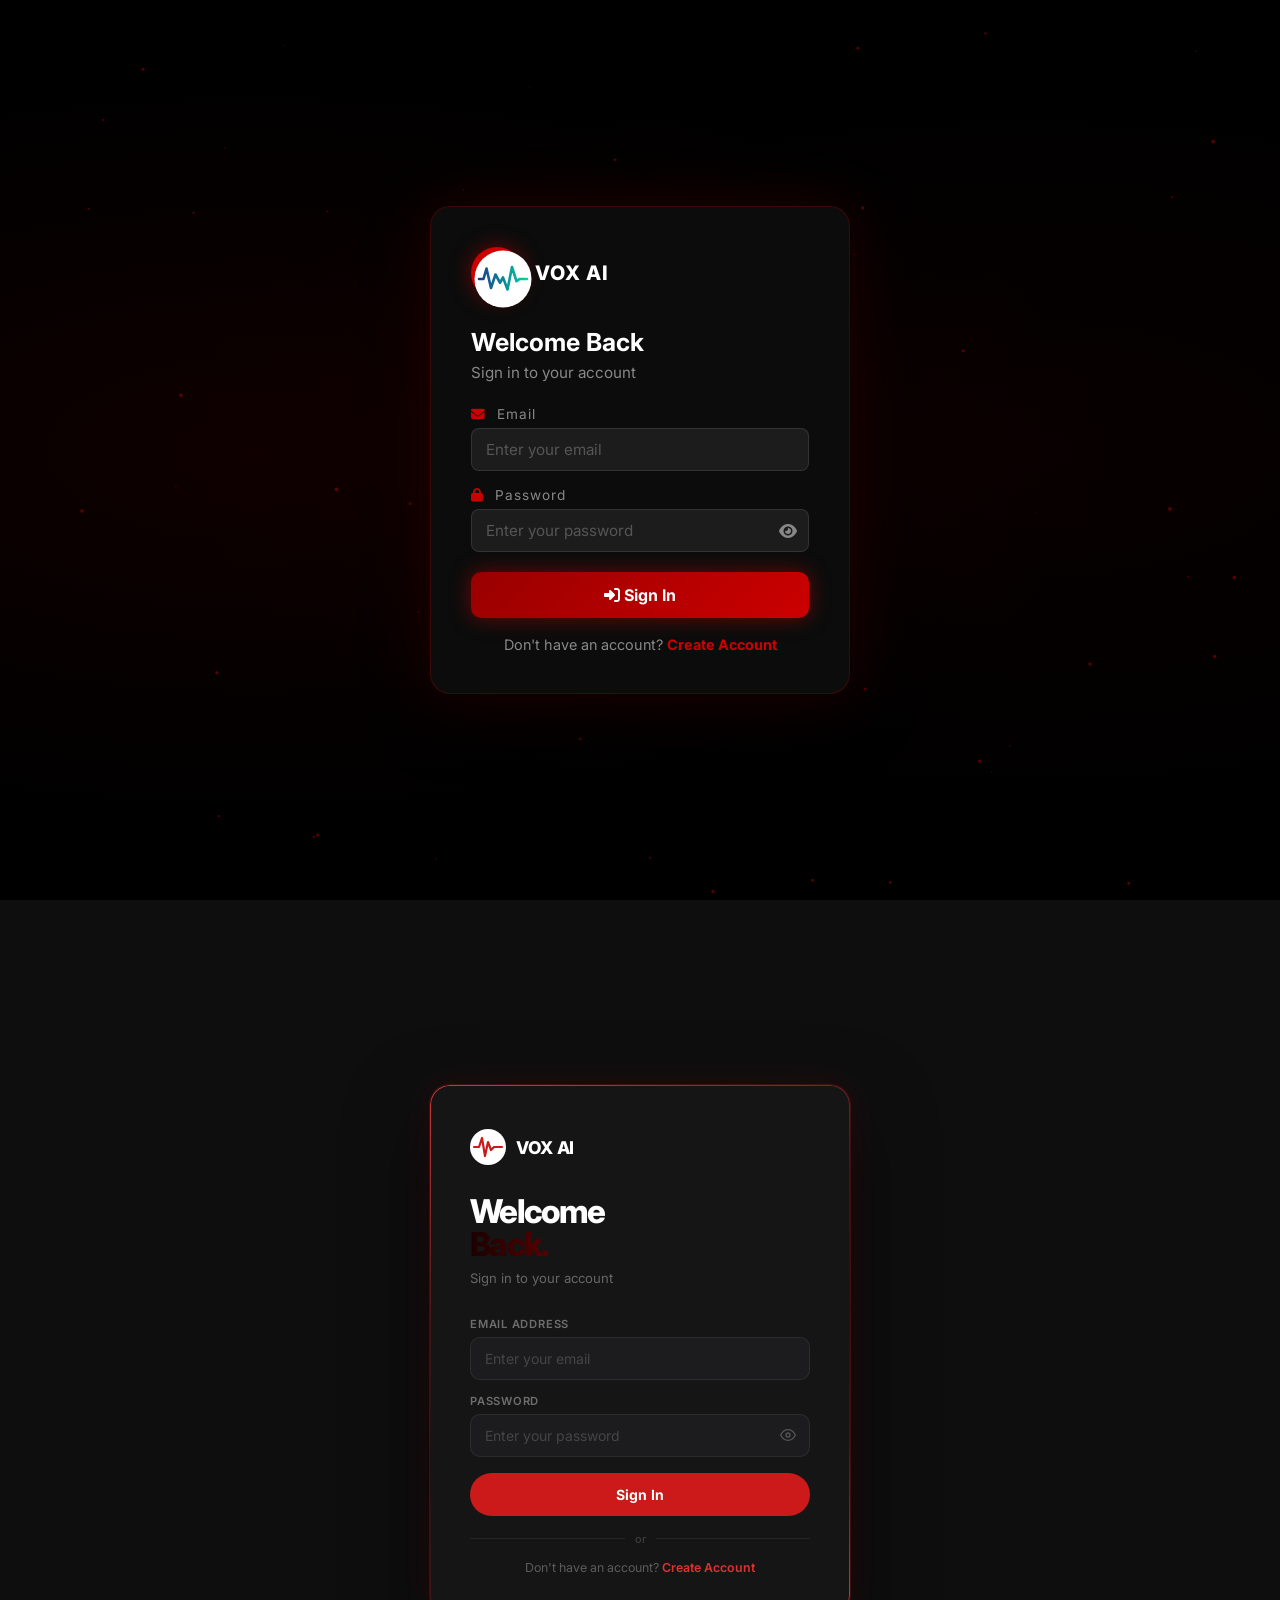
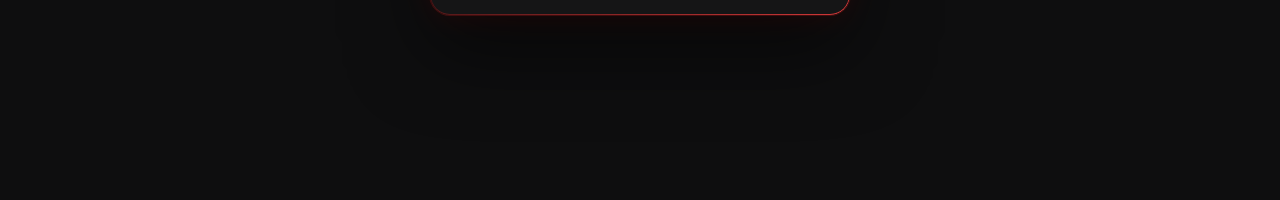
<file: templates/login.html>
<!DOCTYPE html>
<html lang="en">
<head>
<meta charset="UTF-8"><meta name="viewport" content="width=device-width, initial-scale=1.0">
<title>VoxAI - Login</title>
<link href="https://fonts.googleapis.com/css2?family=Orbitron:wght@400;700;900&family=Rajdhani:wght@300;400;600;700&display=swap" rel="stylesheet">
<link rel="stylesheet" href="https://cdnjs.cloudflare.com/ajax/libs/font-awesome/6.5.0/css/all.min.css">
<link rel="stylesheet" href="/static/css/style.css">
</head>
<body>
<div class="auth-bg">
  <div class="auth-particles" id="particles"></div>
  <div class="auth-card">
    <div class="auth-logo">
      <div class="auth-logo-ring">
        <svg viewBox="0 0 80 80" xmlns="http://www.w3.org/2000/svg" width="60" height="60">
          <circle cx="40" cy="40" r="38" fill="white"/>
          <polyline points="8,40 14,40 18,26 24,52 30,34 36,45 40,38 46,54 52,24 58,43 62,40 72,40"
            fill="none" stroke="url(#g1)" stroke-width="3.5" stroke-linecap="round" stroke-linejoin="round"/>
          <defs><linearGradient id="g1" x1="0%" y1="0%" x2="100%" y2="0%">
            <stop offset="0%" style="stop-color:#1a3a8f"/><stop offset="100%" style="stop-color:#00d4a0"/>
          </linearGradient></defs>
        </svg>
      </div>
      <span class="auth-logo-text">VOX AI</span>
    </div>
    <h2 class="auth-title">Welcome Back</h2>
    <p class="auth-sub">Sign in to your account</p>

    <div id="error-msg" class="error-msg" style="display:none"></div>

    <div class="form-group">
      <label><i class="fa fa-envelope"></i> Email</label>
      <input type="email" id="email" class="form-input" placeholder="Enter your email">
    </div>
    <div class="form-group">
      <label><i class="fa fa-lock"></i> Password</label>
      <div class="pass-wrap">
        <input type="password" id="password" class="form-input" placeholder="Enter your password">
        <i class="fa fa-eye pass-toggle" onclick="togglePass('password',this)"></i>
      </div>
    </div>
    <button class="glow-btn" onclick="doLogin()">
      <i class="fa fa-sign-in-alt"></i> Sign In
    </button>
    <p class="auth-switch">Don't have an account? <a href="/signup">Create Account</a></p>
  </div>
</div>
<script src="/static/js/app.js"></script>
<script>
async function doLogin() {
  const email = document.getElementById('email').value;
  const password = document.getElementById('password').value;
  if (!email || !password) { showError('Please fill all fields'); return; }
  const res = await fetch('/login', {
    method:'POST', headers:{'Content-Type':'application/json'},
    body: JSON.stringify({email, password})
  });
  const data = await res.json();
  if (data.success) { window.location.href = '/home'; }
  else { showError(data.message || 'Login failed'); }
}
function showError(msg) {
  const el = document.getElementById('error-msg');
  el.textContent = msg; el.style.display='block';
  setTimeout(()=>el.style.display='none', 3000);
}
function togglePass(id, icon) {
  const inp = document.getElementById(id);
  inp.type = inp.type==='password'?'text':'password';
  icon.className = inp.type==='password'?'fa fa-eye pass-toggle':'fa fa-eye-slash pass-toggle';
}
document.addEventListener('keydown', e => { if(e.key==='Enter') doLogin(); });
// Particles
const canvas = document.createElement('canvas');
canvas.style.cssText='position:absolute;top:0;left:0;width:100%;height:100%;pointer-events:none;';
document.getElementById('particles').appendChild(canvas);
const ctx = canvas.getContext('2d');
canvas.width = window.innerWidth; canvas.height = window.innerHeight;
const pts = Array.from({length:60},()=>({x:Math.random()*canvas.width,y:Math.random()*canvas.height,r:Math.random()*1.5+0.5,vx:(Math.random()-0.5)*0.3,vy:(Math.random()-0.5)*0.3}));
function drawPts(){
  ctx.clearRect(0,0,canvas.width,canvas.height);
  pts.forEach(p=>{
    p.x+=p.vx; p.y+=p.vy;
    if(p.x<0||p.x>canvas.width)p.vx*=-1;
    if(p.y<0||p.y>canvas.height)p.vy*=-1;
    ctx.beginPath();ctx.arc(p.x,p.y,p.r,0,Math.PI*2);
    ctx.fillStyle='rgba(220,0,0,0.4)';ctx.fill();
  });
  requestAnimationFrame(drawPts);
}
drawPts();
</script>
</body>
</html>
<!DOCTYPE html>
<html lang="en">
<head>
  <meta charset="UTF-8" />
  <meta name="viewport" content="width=device-width, initial-scale=1.0" />
  <title>VoxAI — Sign In</title>
  <link rel="preconnect" href="https://fonts.googleapis.com" />
  <link href="https://fonts.googleapis.com/css2?family=Inter:wght@400;500;600;700;800;900&display=swap" rel="stylesheet" />
  <style>
    *, *::before, *::after { box-sizing: border-box; margin: 0; padding: 0; }

    html, body {
      font-family: 'Inter', system-ui, sans-serif;
      -webkit-font-smoothing: antialiased;
      background: #0e0e0f;
      color: #fff;
      min-height: 100%;
      overflow: hidden;
    }

    .root {
      min-height: 100vh;
      background: #0e0e0f;
      display: flex;
      align-items: center;
      justify-content: center;
      padding: 24px;
      overflow: hidden;
    }

    /* ── Keyframes ── */
    @keyframes redShiny {
      0%   { background-position: -200% center; }
      100% { background-position:  200% center; }
    }
    @keyframes cardIn {
      from { opacity: 0; transform: translateY(18px); }
      to   { opacity: 1; transform: translateY(0); }
    }
    @keyframes shake {
      0%,100% { transform: translateX(0); }
      20%     { transform: translateX(-5px); }
      60%     { transform: translateX(5px); }
    }
    @keyframes rotate { to { transform: rotate(360deg); } }
    @keyframes slideOutLeft {
      from { opacity: 1; transform: translateX(0); }
      to   { opacity: 0; transform: translateX(-110vw); }
    }
    @keyframes borderGlow {
      0%, 100% { opacity: 0.55; }
      50%      { opacity: 1; }
    }

    /* ── Card ── */
    .card {
      position: relative;
      z-index: 10;
      width: 100%;
      max-width: 420px;
      border-radius: 20px;
      padding: 44px 40px 40px;
      background: #151516;
      box-shadow:
        0 0 0 1px rgba(200,30,30,0.25),
        0 0 30px rgba(180,0,0,0.14),
        0 32px 80px rgba(0,0,0,0.55);
      animation: cardIn 0.75s cubic-bezier(.22,1,.36,1) both;
    }
    .card::before {
      content: '';
      position: absolute;
      inset: 0;
      border-radius: 20px;
      padding: 1px;
      background: linear-gradient(
        160deg,
        rgba(255,65,65,0.80) 0%,
        rgba(180,20,20,0.30) 35%,
        rgba(150,0,0,0.06)   55%,
        rgba(180,20,20,0.30) 75%,
        rgba(255,65,65,0.80) 100%
      );
      -webkit-mask: linear-gradient(#fff 0 0) content-box, linear-gradient(#fff 0 0);
      -webkit-mask-composite: xor;
      mask-composite: exclude;
      pointer-events: none;
      animation: borderGlow 3s ease-in-out infinite;
    }
    .card.leaving {
      animation: slideOutLeft 0.50s cubic-bezier(.55,0,1,.45) forwards;
    }

    /* ── Logo ── */
    .logo-row {
      display: flex;
      align-items: center;
      gap: 10px;
      margin-bottom: 30px;
    }
    .logo-icon { width: 36px; height: 36px; flex-shrink: 0; }
    .logo-name  { font-size: 1.10rem; font-weight: 800; letter-spacing: -0.02em; color: #fff; }

    /* ── Headline ── */
    .headline {
      font-size: 2.05rem;
      font-weight: 800;
      letter-spacing: -0.05em;
      line-height: 1;
      margin-bottom: 8px;
    }
    .headline-plain { color: #fff; display: block; }
    .headline-shiny {
      display: block;
      background-image: linear-gradient(
        to right,
        #1a0000 0%, #6b0000 15%, #ff6b6b 35%,
        #ff2525 50%, #6b0000 65%, #1a0000 85%, #1a0000 100%
      );
      background-size: 200% auto;
      -webkit-background-clip: text;
      background-clip: text;
      color: transparent;
      -webkit-text-fill-color: transparent;
      animation: redShiny 5s linear infinite;
    }

    /* ── Sub ── */
    .sub {
      font-size: 0.82rem;
      color: rgba(255,255,255,0.35);
      margin-bottom: 28px;
      line-height: 1.5;
    }

    /* ── Form ── */
    .form-body { display: flex; flex-direction: column; gap: 14px; }

    .field { display: flex; flex-direction: column; gap: 6px; }
    .field label {
      font-size: 0.70rem;
      font-weight: 600;
      color: rgba(255,255,255,0.38);
      letter-spacing: 0.07em;
      text-transform: uppercase;
    }
    .input-wrap { position: relative; }
    .field input {
      width: 100%;
      background: #1c1c1e;
      border: 1px solid rgba(255,255,255,0.07);
      border-radius: 10px;
      padding: 12px 42px 12px 14px;
      font-size: 0.875rem;
      font-family: inherit;
      color: #fff;
      outline: none;
      transition: border-color 0.2s, box-shadow 0.2s, background 0.2s;
    }
    .field input::placeholder { color: rgba(255,255,255,0.18); }
    .field input:focus {
      border-color: rgba(210,30,30,0.55);
      background: #1f1a1a;
      box-shadow: 0 0 0 3px rgba(200,20,20,0.13);
    }
    .field input.shake {
      animation: shake 0.35s ease;
      border-color: rgba(239,68,68,0.70);
      box-shadow: 0 0 0 3px rgba(239,68,68,0.10);
    }

    /* Eye toggle */
    .eye-btn {
      position: absolute; right: 12px; top: 50%;
      transform: translateY(-50%);
      background: none; border: none; cursor: pointer;
      color: rgba(255,255,255,0.25); display: flex; padding: 2px;
      transition: color 0.18s;
    }
    .eye-btn:hover { color: rgba(255,255,255,0.55); }

    /* ── Error banner ── */
    .err-banner {
      display: none;
      font-size: 0.775rem;
      color: #fca5a5;
      background: rgba(239,68,68,0.08);
      border: 1px solid rgba(239,68,68,0.22);
      border-radius: 9px;
      padding: 9px 13px;
      line-height: 1.45;
    }
    .err-banner.show { display: block; animation: cardIn 0.25s ease; }

    /* ── Button ── */
    .btn-primary {
      width: 100%;
      display: inline-flex; align-items: center; justify-content: center; gap: 8px;
      border-radius: 100px;
      background: #cc1a1a;
      color: #fff;
      font-family: inherit; font-size: 0.875rem; font-weight: 700;
      border: none; padding: 13px 20px; cursor: pointer;
      letter-spacing: 0.02em; margin-top: 2px;
      transition: background 0.2s, box-shadow 0.2s, transform 0.15s;
    }
    .btn-primary:hover  { background: #e52020; box-shadow: 0 6px 22px rgba(200,20,20,0.35); }
    .btn-primary:active { transform: scale(0.98); }
    .btn-primary:disabled { opacity: 0.55; cursor: not-allowed; }

    .spin {
      display: none; width: 13px; height: 13px;
      border: 2px solid rgba(255,255,255,0.22);
      border-top-color: #fff; border-radius: 50%;
      animation: rotate 0.55s linear infinite;
    }
    .btn-primary.loading .spin      { display: block; }
    .btn-primary.loading .btn-label { display: none; }

    /* ── Divider ── */
    .divider { display: flex; align-items: center; gap: 10px; margin-top: 2px; }
    .divider hr  { flex: 1; border: none; height: 1px; background: rgba(255,255,255,0.07); }
    .divider span { font-size: 0.68rem; color: rgba(255,255,255,0.20); }

    /* ── Switch row ── */
    .switch-row { text-align: center; font-size: 0.775rem; color: rgba(255,255,255,0.30); }
    .switch-row a {
      color: #e03030; font-weight: 600; cursor: pointer;
      text-decoration: none; transition: color 0.15s;
    }
    .switch-row a:hover { color: #ff5555; }
  </style>
</head>
<body>

<div class="root">
  <div class="card" id="loginCard">

    <!-- Logo -->
    <div class="logo-row">
      <svg class="logo-icon" viewBox="0 0 36 36" fill="none" xmlns="http://www.w3.org/2000/svg">
        <circle cx="18" cy="18" r="18" fill="white"/>
        <path d="M4 18 L9 18 L12 9 L15 27 L18 13 L21 21 L24 18 L32 18"
              stroke="#cc1a1a" stroke-width="2.2" stroke-linecap="round" stroke-linejoin="round"/>
      </svg>
      <span class="logo-name">VOX AI</span>
    </div>

    <!-- Headline -->
    <h1 class="headline">
      <span class="headline-plain">Welcome</span>
      <span class="headline-shiny">Back.</span>
    </h1>
    <p class="sub">Sign in to your account</p>

    <!-- Form -->
    <div class="form-body">

      <div class="field">
        <label for="email">Email Address</label>
        <div class="input-wrap">
          <input type="email" id="email" placeholder="Enter your email" autocomplete="email" />
        </div>
      </div>

      <div class="field">
        <label for="password">Password</label>
        <div class="input-wrap">
          <input type="password" id="password" placeholder="Enter your password" autocomplete="current-password" />
          <button class="eye-btn" type="button" onclick="togglePass()" tabindex="-1">
            <svg id="eye-open" width="16" height="16" viewBox="0 0 24 24" fill="none" stroke="currentColor" stroke-width="2" stroke-linecap="round" stroke-linejoin="round">
              <path d="M1 12s4-8 11-8 11 8 11 8-4 8-11 8-11-8-11-8z"/><circle cx="12" cy="12" r="3"/>
            </svg>
            <svg id="eye-closed" width="16" height="16" viewBox="0 0 24 24" fill="none" stroke="currentColor" stroke-width="2" stroke-linecap="round" stroke-linejoin="round" style="display:none;">
              <line x1="1" y1="1" x2="23" y2="23"/>
              <path d="M10.477 10.477A3 3 0 0 0 12 15a3 3 0 0 0 4.524-4.524"/>
              <path d="M21.95 13.41A11.94 11.94 0 0 0 22 12S18 4 12 4a9.32 9.32 0 0 0-2.83.46"/>
              <path d="M9.177 9.177A11.92 11.92 0 0 0 2.05 12S6 20 12 20c2.68 0 5.04-1.12 6.823-2.823"/>
            </svg>
          </button>
        </div>
      </div>

      <!-- Error banner -->
      <div class="err-banner" id="error-msg"></div>

      <!-- Submit -->
      <button class="btn-primary" id="loginBtn" onclick="doLogin()">
        <div class="spin"></div>
        <span class="btn-label">Sign In</span>
      </button>

      <div class="divider"><hr /><span>or</span><hr /></div>
      <p class="switch-row">Don't have an account? <a href="/signup">Create Account</a></p>
    </div>

  </div>
</div>

<script>
  const $ = id => document.getElementById(id);
  const delay = ms => new Promise(r => setTimeout(r, ms));

  /* ── Eye toggle ── */
  function togglePass() {
    const inp = $('password');
    const isPass = inp.type === 'password';
    inp.type = isPass ? 'text' : 'password';
    $('eye-open').style.display   = isPass ? 'none' : '';
    $('eye-closed').style.display = isPass ? ''     : 'none';
  }

  /* ── Show / hide error ── */
  function showError(msg) {
    const el = $('error-msg');
    el.textContent = msg;
    el.classList.add('show');
  }
  function clearError() {
    $('error-msg').classList.remove('show');
    $('error-msg').textContent = '';
  }

  /* ── Shake field ── */
  function shake(id) {
    const el = $(id);
    el.classList.remove('shake');
    void el.offsetWidth;
    el.classList.add('shake');
    setTimeout(() => el.classList.remove('shake'), 400);
  }

  /* ── Loading state ── */
  function setLoading(on) {
    const btn = $('loginBtn');
    btn.classList.toggle('loading', on);
    btn.disabled = on;
  }

  /* ── Main login handler ── */
  async function doLogin() {
    const email    = $('email').value.trim();
    const password = $('password').value;
    clearError();

    /* Client-side validation */
    if (!email) { shake('email'); showError('Please enter your email.'); return; }
    if (!password) { shake('password'); showError('Please enter your password.'); return; }

    setLoading(true);

    try {
      const res = await fetch('/login', {
        method: 'POST',
        headers: { 'Content-Type': 'application/json' },
        body: JSON.stringify({ email, password })
      });

      const data = await res.json();

      if (data.success) {
        /* Slide card out, then navigate to home */
        $('loginCard').classList.add('leaving');
        await delay(500);
        window.location.href = '/home';
      } else {
        setLoading(false);
        /* Shake the relevant field based on server message */
        const msg = (data.message || 'Login failed').toLowerCase();
        if (msg.includes('email') || msg.includes('account') || msg.includes('user')) {
          shake('email');
        } else {
          shake('password');
        }
        showError(data.message || 'Login failed. Please try again.');
      }
    } catch (err) {
      setLoading(false);
      showError('Network error. Please check your connection and try again.');
    }
  }

  /* ── Enter key support ── */
  document.addEventListener('keydown', e => {
    if (e.key === 'Enter') doLogin();
  });
</script>
</body>
</html>
</file>
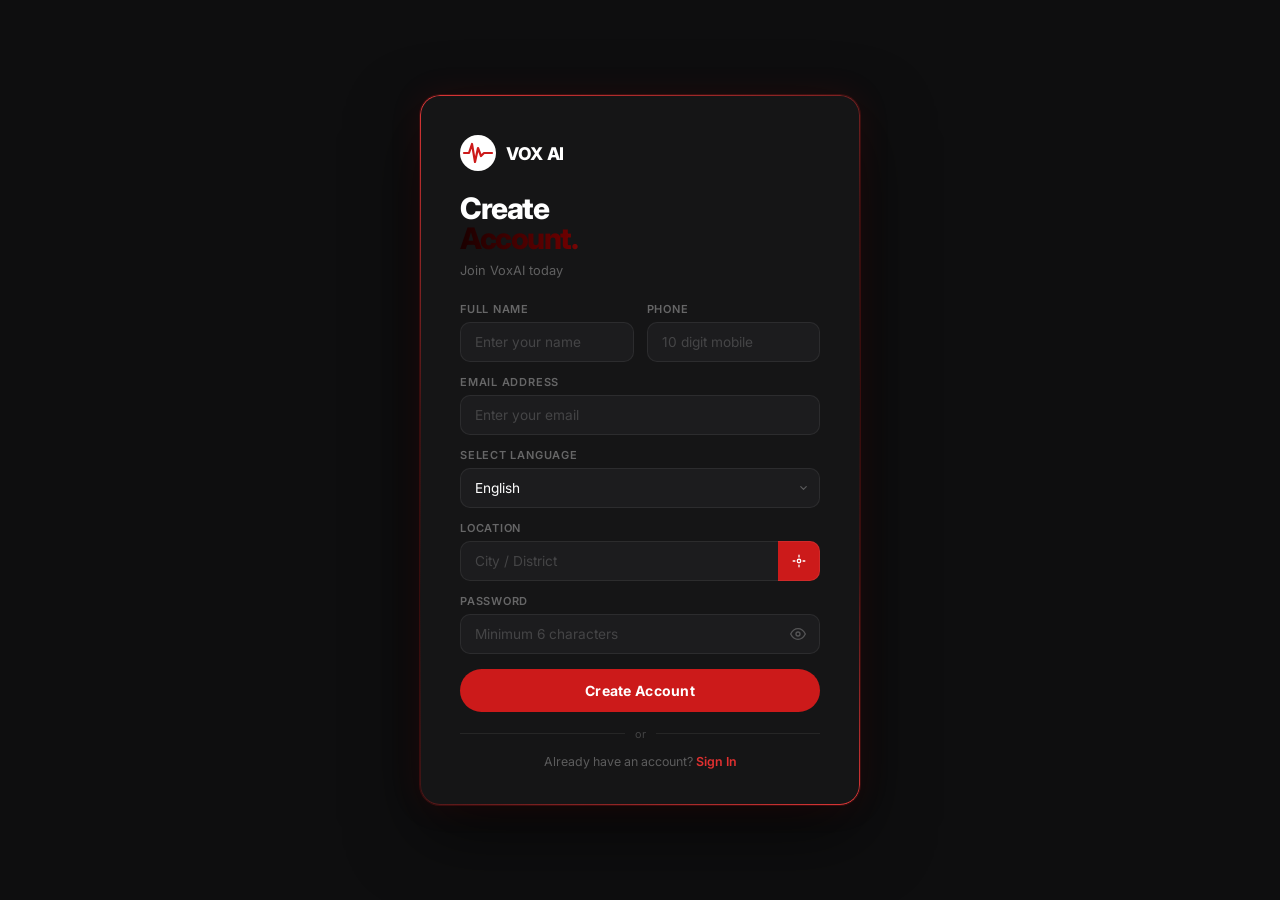
<file: templates/signup.html>
<!DOCTYPE html>
<html lang="en">
<head>
  <meta charset="UTF-8" />
  <meta name="viewport" content="width=device-width, initial-scale=1.0" />
  <title>VoxAI — Create Account</title>
  <link rel="preconnect" href="https://fonts.googleapis.com" />
  <link href="https://fonts.googleapis.com/css2?family=Inter:wght@400;500;600;700;800;900&display=swap" rel="stylesheet" />
  <style>
    *, *::before, *::after { box-sizing: border-box; margin: 0; padding: 0; }

    html, body {
      font-family: 'Inter', system-ui, sans-serif;
      -webkit-font-smoothing: antialiased;
      background: #0e0e0f;
      color: #fff;
      min-height: 100%;
      overflow-x: hidden;
      overflow-y: auto;
    }

    .root {
      min-height: 100vh;
      background: #0e0e0f;
      display: flex;
      align-items: center;
      justify-content: center;
      padding: 24px;
      overflow: hidden;
    }

    /* ── Keyframes ── */
    @keyframes redShiny {
      0%   { background-position: -200% center; }
      100% { background-position:  200% center; }
    }
    @keyframes fadeUp {
      from { opacity: 0; transform: translateY(18px); }
      to   { opacity: 1; transform: translateY(0); }
    }
    @keyframes shake {
      0%,100% { transform: translateX(0); }
      20%     { transform: translateX(-6px); }
      60%     { transform: translateX(6px); }
    }
    @keyframes rotate { to { transform: rotate(360deg); } }
    @keyframes slideInFromRight {
      from { opacity: 0; transform: translateX(100vw); }
      to   { opacity: 1; transform: translateX(0); }
    }
    @keyframes slideOutToLeft {
      from { opacity: 1; transform: translateX(0); }
      to   { opacity: 0; transform: translateX(-110vw); }
    }
    @keyframes borderGlow {
      0%, 100% { opacity: 0.5; }
      50%      { opacity: 1; }
    }

    /* ── Card ── */
    .card {
      position: relative;
      z-index: 10;
      width: 100%;
      max-width: 440px;
      border-radius: 20px;
      padding: 40px 40px 36px;
      background: #151516;
      box-shadow:
        0 0 0 1px rgba(200,30,30,0.22),
        0 0 32px rgba(180,0,0,0.12),
        0 28px 70px rgba(0,0,0,0.55);
      animation: slideInFromRight 0.70s cubic-bezier(0.22, 1, 0.36, 1) both;
    }
    .card::before {
      content: '';
      position: absolute;
      inset: 0;
      border-radius: 20px;
      padding: 1px;
      background: linear-gradient(
        155deg,
        rgba(255,60,60,0.85)  0%,
        rgba(180,20,20,0.28) 35%,
        rgba(140,0,0,0.05)   55%,
        rgba(180,20,20,0.28) 75%,
        rgba(255,60,60,0.85) 100%
      );
      -webkit-mask: linear-gradient(#fff 0 0) content-box, linear-gradient(#fff 0 0);
      -webkit-mask-composite: xor;
      mask-composite: exclude;
      pointer-events: none;
      animation: borderGlow 3s ease-in-out infinite;
    }
    .card.leaving {
      animation: slideOutToLeft 0.55s cubic-bezier(0.55, 0, 1, 0.45) forwards;
    }

    /* ── Logo ── */
    .logo-row {
      display: flex; align-items: center; gap: 10px; margin-bottom: 22px;
    }
    .logo-icon { width: 36px; height: 36px; flex-shrink: 0; }
    .logo-name  { font-size: 1.10rem; font-weight: 800; letter-spacing: -0.02em; color: #fff; }

    /* ── Headline ── */
    .headline {
      font-size: 1.85rem; font-weight: 800;
      letter-spacing: -0.05em; line-height: 1.02; margin-bottom: 7px;
    }
    .headline-plain { color: #fff; display: block; }
    .headline-shiny {
      display: block;
      background-image: linear-gradient(
        to right,
        #1a0000 0%, #6b0000 15%, #ff7070 35%,
        #ff2525 50%, #6b0000 65%, #1a0000 85%, #1a0000 100%
      );
      background-size: 200% auto;
      -webkit-background-clip: text;
      background-clip: text;
      color: transparent;
      -webkit-text-fill-color: transparent;
      animation: redShiny 5s linear infinite;
    }
    .sub {
      font-size: 0.80rem; color: rgba(255,255,255,0.32);
      margin-bottom: 22px; line-height: 1.5;
    }

    /* ── Form ── */
    .form-body { display: flex; flex-direction: column; gap: 13px; }

    .field-row {
      display: grid; grid-template-columns: 1fr 1fr; gap: 13px;
    }

    .field { display: flex; flex-direction: column; gap: 6px; }
    .field label {
      font-size: 0.69rem; font-weight: 600;
      color: rgba(255,255,255,0.35);
      letter-spacing: 0.07em; text-transform: uppercase;
    }
    .input-wrap { position: relative; }

    /* Inputs and selects share base styles */
    .field input,
    .field select {
      width: 100%;
      background: #1c1c1e;
      border: 1px solid rgba(255,255,255,0.07);
      border-radius: 10px;
      padding: 11px 14px;
      font-size: 0.855rem;
      font-family: inherit; color: #fff; outline: none;
      appearance: none; -webkit-appearance: none;
      transition: border-color 0.2s, box-shadow 0.2s, background 0.2s;
    }
    .field input.has-icon { padding-right: 42px; }
    .field select { padding-right: 32px; cursor: pointer; }
    .field select option { background: #1c1c1e; color: #fff; }
    .field input::placeholder { color: rgba(255,255,255,0.18); }
    .field input:focus,
    .field select:focus {
      border-color: rgba(210,30,30,0.55);
      background: #1f1919;
      box-shadow: 0 0 0 3px rgba(200,20,20,0.13);
    }
    .field input.shake {
      animation: shake 0.35s ease;
      border-color: rgba(239,68,68,0.70);
      box-shadow: 0 0 0 3px rgba(239,68,68,0.10);
    }

    /* Custom select chevron */
    .select-wrap { position: relative; }
    .select-arrow {
      position: absolute; right: 11px; top: 50%;
      transform: translateY(-50%);
      pointer-events: none; color: rgba(255,255,255,0.28); display: flex;
    }

    /* Eye toggle */
    .eye-btn {
      position: absolute; right: 12px; top: 50%;
      transform: translateY(-50%);
      background: none; border: none; cursor: pointer;
      color: rgba(255,255,255,0.25); display: flex; padding: 2px;
      transition: color 0.18s;
    }
    .eye-btn:hover { color: rgba(255,255,255,0.55); }

    /* Location row */
    .loc-wrap { display: flex; }
    .loc-wrap input {
      flex: 1;
      border-radius: 10px 0 0 10px;
      border-right: none;
      padding-right: 14px;
    }
    .loc-btn {
      flex-shrink: 0; width: 42px;
      border: 1px solid rgba(255,255,255,0.07);
      border-left: none;
      background: #cc1a1a;
      border-radius: 0 10px 10px 0;
      cursor: pointer;
      display: flex; align-items: center; justify-content: center;
      color: #fff; transition: background 0.2s;
    }
    .loc-btn:hover { background: #e52020; }

    /* ── Banners ── */
    .err-banner {
      display: none; font-size: 0.760rem; color: #fca5a5;
      background: rgba(239,68,68,0.08); border: 1px solid rgba(239,68,68,0.22);
      border-radius: 9px; padding: 8px 12px; line-height: 1.45;
    }
    .err-banner.show { display: block; animation: fadeUp 0.25s ease; }

    .ok-banner {
      display: none; font-size: 0.760rem; color: #6ee7b7;
      background: rgba(16,185,129,0.08); border: 1px solid rgba(16,185,129,0.20);
      border-radius: 9px; padding: 8px 12px; line-height: 1.45;
    }
    .ok-banner.show { display: block; animation: fadeUp 0.25s ease; }

    /* ── Button ── */
    .btn-primary {
      width: 100%;
      display: inline-flex; align-items: center; justify-content: center; gap: 8px;
      border-radius: 100px; background: #cc1a1a; color: #fff;
      font-family: inherit; font-size: 0.875rem; font-weight: 700;
      border: none; padding: 13px 20px; cursor: pointer;
      letter-spacing: 0.02em; margin-top: 2px;
      transition: background 0.2s, box-shadow 0.2s, transform 0.15s;
    }
    .btn-primary:hover  { background: #e52020; box-shadow: 0 6px 22px rgba(200,20,20,0.35); }
    .btn-primary:active { transform: scale(0.98); }
    .btn-primary:disabled { opacity: 0.55; cursor: not-allowed; }

    .spin {
      display: none; width: 13px; height: 13px;
      border: 2px solid rgba(255,255,255,0.22);
      border-top-color: #fff; border-radius: 50%;
      animation: rotate 0.55s linear infinite;
    }
    .btn-primary.loading .spin      { display: block; }
    .btn-primary.loading .btn-label { display: none; }

    /* ── Divider ── */
    .divider { display: flex; align-items: center; gap: 10px; margin-top: 2px; }
    .divider hr  { flex: 1; border: none; height: 1px; background: rgba(255,255,255,0.07); }
    .divider span { font-size: 0.68rem; color: rgba(255,255,255,0.20); }

    /* ── Switch ── */
    .switch-row { text-align: center; font-size: 0.775rem; color: rgba(255,255,255,0.30); }
    .switch-row a {
      color: #e03030; font-weight: 600; cursor: pointer;
      text-decoration: none; transition: color 0.15s;
    }
    .switch-row a:hover { color: #ff5555; }
  </style>
</head>
<body>

<div class="root">
  <div class="card" id="signupCard">

    <!-- Logo -->
    <div class="logo-row">
      <svg class="logo-icon" viewBox="0 0 36 36" fill="none" xmlns="http://www.w3.org/2000/svg">
        <circle cx="18" cy="18" r="18" fill="white"/>
        <path d="M4 18 L9 18 L12 9 L15 27 L18 13 L21 21 L24 18 L32 18"
              stroke="#cc1a1a" stroke-width="2.2" stroke-linecap="round" stroke-linejoin="round"/>
      </svg>
      <span class="logo-name">VOX AI</span>
    </div>

    <!-- Headline -->
    <h1 class="headline">
      <span class="headline-plain">Create</span>
      <span class="headline-shiny">Account.</span>
    </h1>
    <p class="sub">Join VoxAI today</p>

    <!-- Form -->
    <div class="form-body">

      <!-- Full Name + Phone -->
      <div class="field-row">
        <div class="field">
          <label for="name">Full Name</label>
          <div class="input-wrap">
            <input type="text" id="name" placeholder="Enter your name" autocomplete="name" />
          </div>
        </div>
        <div class="field">
          <label for="phone">Phone</label>
          <div class="input-wrap">
            <input type="tel" id="phone" placeholder="10 digit mobile" maxlength="10" inputmode="numeric" />
          </div>
        </div>
      </div>

      <!-- Email -->
      <div class="field">
        <label for="email">Email Address</label>
        <div class="input-wrap">
          <input type="email" id="email" placeholder="Enter your email" autocomplete="email" />
        </div>
      </div>

      <!-- Language -->
      <div class="field">
        <label for="language">Select Language</label>
        <div class="select-wrap">
          <select id="language">
            <option value="en">English</option>
            <option value="hi">Hindi</option>
            <option value="ta">Tamil</option>
            <option value="te">Telugu</option>
            <option value="kn">Kannada</option>
            <option value="ml">Malayalam</option>
            <option value="mr">Marathi</option>
            <option value="bn">Bengali</option>
            <option value="gu">Gujarati</option>
          </select>
          <span class="select-arrow">
            <svg width="11" height="11" viewBox="0 0 24 24" fill="none" stroke="currentColor" stroke-width="2.5" stroke-linecap="round" stroke-linejoin="round">
              <polyline points="6 9 12 15 18 9"/>
            </svg>
          </span>
        </div>
      </div>

      <!-- Location -->
      <div class="field">
        <label for="location">Location</label>
        <div class="loc-wrap">
          <input type="text" id="location" placeholder="City / District" autocomplete="address-level2" />
          <button class="loc-btn" type="button" id="getLocationBtn" title="Detect my location">
            <svg width="14" height="14" viewBox="0 0 24 24" fill="none" stroke="currentColor" stroke-width="2.2" stroke-linecap="round" stroke-linejoin="round">
              <circle cx="12" cy="12" r="3"/>
              <path d="M12 2v3m0 14v3M2 12h3m14 0h3"/>
            </svg>
          </button>
        </div>
      </div>

      <!-- Password -->
      <div class="field">
        <label for="password">Password</label>
        <div class="input-wrap">
          <input type="password" id="password" class="has-icon" placeholder="Minimum 6 characters" autocomplete="new-password" />
          <button class="eye-btn" type="button" onclick="togglePass()" tabindex="-1">
            <svg id="eye-open" width="16" height="16" viewBox="0 0 24 24" fill="none" stroke="currentColor" stroke-width="2" stroke-linecap="round" stroke-linejoin="round">
              <path d="M1 12s4-8 11-8 11 8 11 8-4 8-11 8-11-8-11-8z"/><circle cx="12" cy="12" r="3"/>
            </svg>
            <svg id="eye-closed" width="16" height="16" viewBox="0 0 24 24" fill="none" stroke="currentColor" stroke-width="2" stroke-linecap="round" stroke-linejoin="round" style="display:none;">
              <line x1="1" y1="1" x2="23" y2="23"/>
              <path d="M10.477 10.477A3 3 0 0 0 12 15a3 3 0 0 0 4.524-4.524"/>
              <path d="M21.95 13.41A11.94 11.94 0 0 0 22 12S18 4 12 4a9.32 9.32 0 0 0-2.83.46"/>
              <path d="M9.177 9.177A11.92 11.92 0 0 0 2.05 12S6 20 12 20c2.68 0 5.04-1.12 6.823-2.823"/>
            </svg>
          </button>
        </div>
      </div>

      <!-- Banners -->
      <div class="err-banner" id="error-msg"></div>
      <div class="ok-banner"  id="ok-msg"></div>

      <!-- Submit -->
      <button class="btn-primary" id="signupBtn" onclick="doSignup()">
        <div class="spin"></div>
        <span class="btn-label">Create Account</span>
      </button>

      <div class="divider"><hr /><span>or</span><hr /></div>
      <p class="switch-row">Already have an account? <a href="/login">Sign In</a></p>
    </div>

  </div>
</div>

<script>
  const $ = id => document.getElementById(id);
  const delay = ms => new Promise(r => setTimeout(r, ms));

  /* ── Eye toggle ── */
  function togglePass() {
    const inp = $('password');
    const isPass = inp.type === 'password';
    inp.type = isPass ? 'text' : 'password';
    $('eye-open').style.display   = isPass ? 'none' : '';
    $('eye-closed').style.display = isPass ? ''     : 'none';
  }

  /* ── Banners ── */
  function showError(msg) {
    const el = $('error-msg');
    el.textContent = msg;
    el.classList.add('show');
    $('ok-msg').classList.remove('show');
  }
  function showOk(msg) {
    const el = $('ok-msg');
    el.textContent = msg;
    el.classList.add('show');
    $('error-msg').classList.remove('show');
  }
  function clearBanners() {
    $('error-msg').classList.remove('show');
    $('ok-msg').classList.remove('show');
  }

  /* ── Shake field ── */
  function shake(id) {
    const el = $(id);
    el.classList.remove('shake');
    void el.offsetWidth;
    el.classList.add('shake');
    setTimeout(() => el.classList.remove('shake'), 400);
  }

  /* ── Loading state ── */
  function setLoading(on) {
    const btn = $('signupBtn');
    btn.classList.toggle('loading', on);
    btn.disabled = on;
  }

  /* ── Validators (match doc6 logic) ── */
  function validateEmail(email) {
    return /^[^\s@]+@[^\s@]+\.[^\s@]{2,}$/i.test(email);
  }

  /* ── Phone: digits only, max 10 (from doc6) ── */
  $('phone').addEventListener('input', () => {
    $('phone').value = $('phone').value.replace(/\D/g, '').slice(0, 10);
  });

  /* ── Location detect (from doc6) ── */
  $('getLocationBtn').addEventListener('click', () => {
    const inp = $('location');
    if (!navigator.geolocation) { showError('Geolocation is not supported by your browser.'); return; }
    inp.placeholder = 'Detecting…';
    navigator.geolocation.getCurrentPosition(
      pos => {
        /* Use reverse geocoding for city name */
        fetch(`https://nominatim.openstreetmap.org/reverse?lat=${pos.coords.latitude}&lon=${pos.coords.longitude}&format=json`)
          .then(r => r.json())
          .then(d => {
            const city = d.address.city || d.address.town || d.address.district || d.address.county || '';
            inp.value = city || `${pos.coords.latitude.toFixed(2)}, ${pos.coords.longitude.toFixed(2)}`;
            inp.placeholder = 'City / District';
          })
          .catch(() => {
            /* Fallback to coordinates if reverse geocoding fails */
            inp.value = `${pos.coords.latitude.toFixed(2)}, ${pos.coords.longitude.toFixed(2)}`;
            inp.placeholder = 'City / District';
          });
      },
      () => { inp.placeholder = 'City / District'; showError('Could not access location. Please enter manually.'); }
    );
  });

  /* ── Main signup handler (logic from doc6, UI feedback from doc4) ── */
  async function doSignup() {
    const payload = {
      name:     $('name').value.trim(),
      phone:    $('phone').value.trim(),
      email:    $('email').value.trim().toLowerCase(),
      language: $('language').value,
      location: $('location').value.trim(),
      password: $('password').value
    };

    clearBanners();

    /* ── Client-side validation (from doc6) ── */
    if (!payload.name) {
      shake('name');
      showError('Please enter your full name.');
      return;
    }
    if (!validateEmail(payload.email)) {
      shake('email');
      showError('Enter a valid email address.');
      return;
    }
    if (payload.phone && !/^\d{10}$/.test(payload.phone)) {
      shake('phone');
      showError('Phone number must be exactly 10 digits.');
      return;
    }
    if (!payload.password || payload.password.length < 6) {
      shake('password');
      showError('Password must be at least 6 characters.');
      return;
    }

    setLoading(true);

    try {
      /* ── POST to Flask /signup (from doc6) ── */
      const res = await fetch('/signup', {
        method: 'POST',
        headers: { 'Content-Type': 'application/json' },
        body: JSON.stringify(payload)
      });

      const data = await res.json();

      if (data.success) {
        showOk('Account created successfully! Redirecting…');
        /* Slide card out to left, then navigate to home (from doc4 animation) */
        await delay(800);
        $('signupCard').classList.add('leaving');
        await delay(550);
        window.location.href = '/home';
      } else {
        setLoading(false);
        /* Shake relevant field based on server error message */
        const msg = (data.message || '').toLowerCase();
        if (msg.includes('email') || msg.includes('exists')) shake('email');
        else if (msg.includes('phone'))  shake('phone');
        else if (msg.includes('name'))   shake('name');
        else if (msg.includes('password')) shake('password');
        showError(data.message || 'Signup failed. Please try again.');
      }
    } catch (err) {
      setLoading(false);
      showError('Network error. Please check your connection and try again.');
    }
  }

  /* ── Enter key ── */
  document.addEventListener('keydown', e => {
    if (e.key === 'Enter') doSignup();
  });
</script>
</body>
</html>
</file>
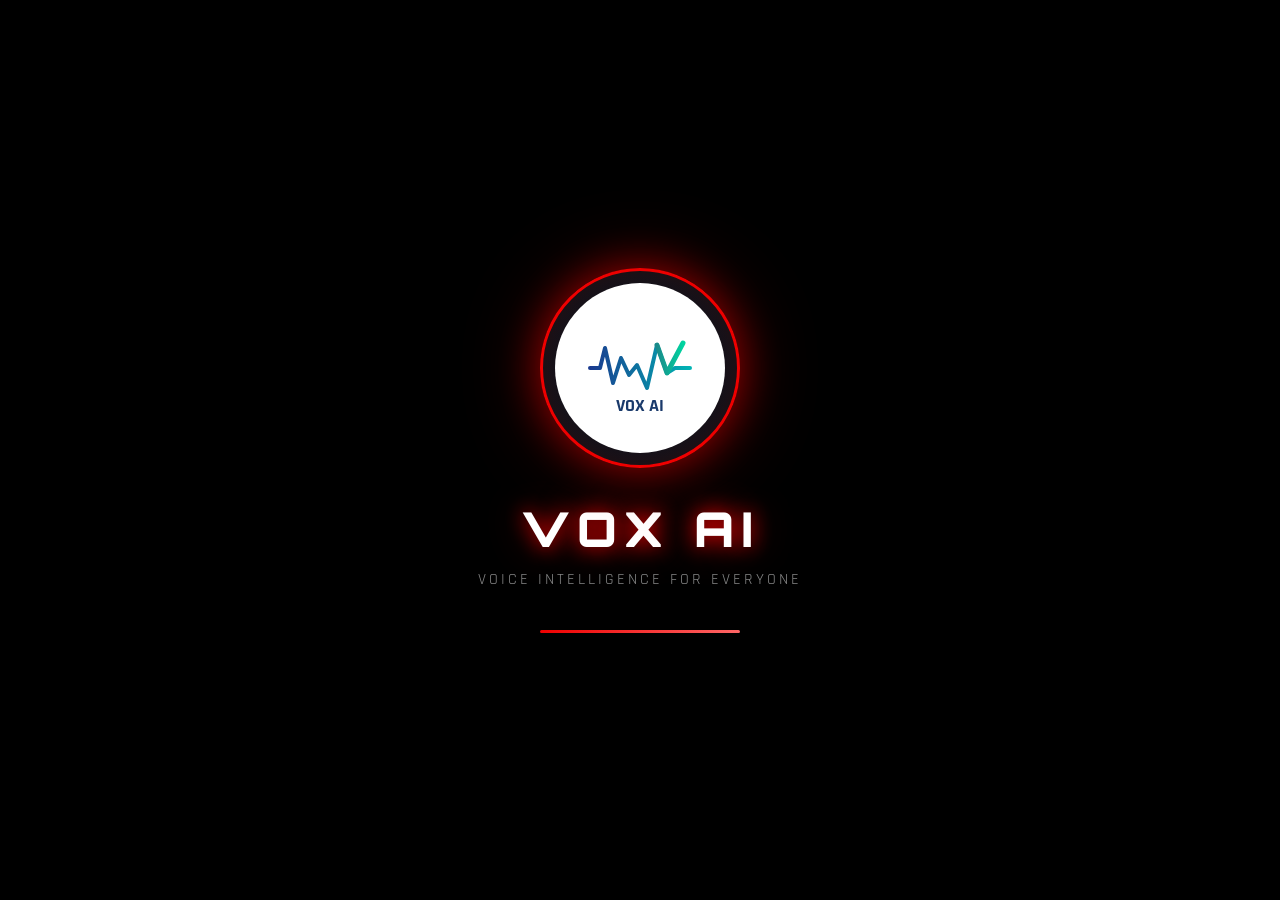
<file: templates/splash.html>
<!DOCTYPE html>
<html lang="en">
<head>
<meta charset="UTF-8">
<meta name="viewport" content="width=device-width, initial-scale=1.0">
<title>VoxAI</title>
<link href="https://fonts.googleapis.com/css2?family=Orbitron:wght@400;700;900&family=Rajdhani:wght@300;400;600;700&display=swap" rel="stylesheet">
<style>
* { margin:0; padding:0; box-sizing:border-box; }
body {
  background:#000;
  display:flex; align-items:center; justify-content:center;
  min-height:100vh; overflow:hidden; font-family:'Rajdhani',sans-serif;
}
.splash-container {
  display:flex; flex-direction:column; align-items:center; justify-content:center;
  animation: fadeIn 0.5s ease;
}
@keyframes fadeIn { from{opacity:0;transform:scale(0.8)} to{opacity:1;transform:scale(1)} }

.logo-ring {
  width:200px; height:200px; border-radius:50%;
  background:radial-gradient(circle, #1a1a2e 0%, #0d0d0d 100%);
  border:3px solid #e00;
  display:flex; align-items:center; justify-content:center;
  box-shadow: 0 0 40px rgba(220,0,0,0.6), 0 0 80px rgba(220,0,0,0.3), inset 0 0 30px rgba(220,0,0,0.1);
  animation: pulse-ring 2s ease-in-out infinite;
  position:relative;
}
@keyframes pulse-ring {
  0%,100% { box-shadow: 0 0 40px rgba(220,0,0,0.6), 0 0 80px rgba(220,0,0,0.3); }
  50% { box-shadow: 0 0 60px rgba(220,0,0,0.9), 0 0 120px rgba(220,0,0,0.5); }
}
.logo-inner {
  width:170px; height:170px; border-radius:50%;
  background:white;
  display:flex; align-items:center; justify-content:center;
  overflow:hidden;
}
.logo-inner img { width:130px; height:130px; object-fit:contain; }
.logo-inner .logo-svg {
  width:130px; height:130px;
}

.app-name {
  margin-top:30px;
  font-family:'Orbitron',sans-serif;
  font-size:3rem; font-weight:900;
  color:#fff;
  letter-spacing:8px;
  text-shadow: 0 0 20px #e00, 0 0 40px rgba(220,0,0,0.5);
  animation: glowText 2s ease-in-out infinite;
}
@keyframes glowText {
  0%,100% { text-shadow: 0 0 20px #e00, 0 0 40px rgba(220,0,0,0.5); }
  50% { text-shadow: 0 0 30px #e00, 0 0 60px rgba(220,0,0,0.8), 0 0 90px rgba(220,0,0,0.3); }
}
.tagline {
  margin-top:10px; color:#888;
  font-family:'Rajdhani',sans-serif; font-size:1rem; letter-spacing:3px;
  text-transform:uppercase;
}
.loading-bar-container {
  margin-top:40px; width:200px; height:3px;
  background:rgba(220,0,0,0.2); border-radius:2px; overflow:hidden;
}
.loading-bar {
  height:100%; width:0%;
  background:linear-gradient(90deg,#e00,#ff6666);
  animation: load 2.5s ease-in-out forwards;
  box-shadow: 0 0 10px #e00;
}
@keyframes load { 0%{width:0%} 100%{width:100%} }
</style>
</head>
<body>
<div class="splash-container">
  <div class="logo-ring">
    <div class="logo-inner">
      <!-- Inline VoxAI logo SVG -->
      <svg class="logo-svg" viewBox="0 0 130 130" xmlns="http://www.w3.org/2000/svg">
        <circle cx="65" cy="65" r="63" fill="white"/>
        <!-- Waveform + checkmark icon -->
        <polyline points="15,65 25,65 30,45 38,80 46,55 54,72 62,62 72,85 82,42 92,70 100,65 115,65"
          fill="none" stroke="url(#grad)" stroke-width="4" stroke-linecap="round" stroke-linejoin="round"/>
        <polyline points="82,42 92,70 100,55 108,40"
          fill="none" stroke="url(#grad2)" stroke-width="5" stroke-linecap="round" stroke-linejoin="round"/>
        <text x="65" y="108" text-anchor="middle" font-family="'Rajdhani',sans-serif" font-size="18" font-weight="700" fill="#1a3a6b">VOX AI</text>
        <defs>
          <linearGradient id="grad" x1="0%" y1="0%" x2="100%" y2="0%">
            <stop offset="0%" style="stop-color:#1a3a8f"/>
            <stop offset="100%" style="stop-color:#00b4b4"/>
          </linearGradient>
          <linearGradient id="grad2" x1="0%" y1="0%" x2="100%" y2="0%">
            <stop offset="0%" style="stop-color:#1a8a8a"/>
            <stop offset="100%" style="stop-color:#00d4a0"/>
          </linearGradient>
        </defs>
      </svg>
    </div>
  </div>
  <div class="app-name">VOX AI</div>
  <div class="tagline">Voice Intelligence for Everyone</div>
  <div class="loading-bar-container">
    <div class="loading-bar"></div>
  </div>
</div>
<script>
  setTimeout(() => { window.location.href = '/login'; }, 3000);
</script>
</body>
</html>
</file>
<file: static/css/style.css>
/* ═══════════════ VoxAI - Global Styles ═══════════════ */
:root {
  --bg: #000000;
  --surface: #0d0d0d;
  --surface2: #141414;
  --surface3: #1c1c1c;
  --red: #cc0000;
  --red-bright: #ff2222;
  --red-glow: rgba(204,0,0,0.5);
  --red-faint: rgba(204,0,0,0.1);
  --white: #ffffff;
  --gray: #888888;
  --gray2: #555555;
  --border: rgba(204,0,0,0.25);
  --font-title: 'Inter', 'Segoe UI', sans-serif;
  --font-body: 'Inter', 'Segoe UI', sans-serif;
  --transition: 0.3s ease;
  --radius: 12px;
  --ui-scale: 1.18;
}

[data-theme="light"] {
  --bg: #f0f0f0;
  --surface: #ffffff;
  --surface2: #f5f5f5;
  --surface3: #e8e8e8;
  --white: #111111;
  --gray: #555555;
  --border: rgba(204,0,0,0.3);
}

* { margin:0; padding:0; box-sizing:border-box; }
html { scroll-behavior:smooth; }
body {
  background:var(--bg);
  color:var(--white);
  font-family:var(--font-body);
  font-size:16px;
  min-height:100vh;
  overflow-x:hidden;
  cursor:default;
  user-select:none;
}
input, textarea, [contenteditable="true"] { cursor:text; user-select:text; }
button, a, select, .lang-btn, .sidebar-menu > li, .history-item { cursor:pointer; }
.msg-text, .chat-bubble, .detail-msg, .field-val, .voice-status, .chat-voice-status { user-select:text; cursor:default; }

/* ═══ SCROLLBAR ═══ */
::-webkit-scrollbar { width:5px; }
::-webkit-scrollbar-track { background:var(--surface); }
::-webkit-scrollbar-thumb { background:var(--red); border-radius:3px; }

/* ═══ AUTH PAGES ═══ */
.auth-bg {
  min-height:100vh;
  background:radial-gradient(ellipse at 20% 50%, rgba(100,0,0,0.15) 0%, transparent 60%),
             radial-gradient(ellipse at 80% 50%, rgba(80,0,0,0.1) 0%, transparent 60%),
             #000;
  display:flex; align-items:center; justify-content:center;
  padding:20px; position:relative; overflow:hidden;
}
.auth-particles { position:absolute; inset:0; pointer-events:none; }

.auth-card {
  background:rgba(13,13,13,0.95);
  border:1px solid var(--border);
  border-radius:20px;
  padding:40px;
  width:100%; max-width:420px;
  backdrop-filter:blur(20px);
  box-shadow:0 0 60px rgba(204,0,0,0.15), 0 20px 60px rgba(0,0,0,0.8);
  animation:slideUp 0.5s ease;
  position:relative; z-index:10;
}
@keyframes slideUp { from{opacity:0;transform:translateY(30px)} to{opacity:1;transform:translateY(0)} }

.auth-logo {
  display:flex; align-items:center; gap:12px;
  margin-bottom:28px;
}
.auth-logo-ring {
  width:52px; height:52px; border-radius:50%;
  background:var(--red); padding:2px;
  box-shadow:0 0 20px var(--red-glow);
}
.auth-logo-text {
  font-family:var(--font-title); font-size:1.25rem; font-weight:800;
  color:var(--white); letter-spacing:1px;
}

.auth-title { font-family:var(--font-title); font-size:1.55rem; color:var(--white); margin-bottom:6px; }
.auth-sub { color:var(--gray); font-size:0.95rem; margin-bottom:24px; }

.form-row { display:grid; grid-template-columns:1fr 1fr; gap:12px; }
.form-group { margin-bottom:16px; }
.form-group label { display:block; color:var(--gray); font-size:0.85rem; margin-bottom:6px; letter-spacing:1px; }
.form-group label i { color:var(--red); margin-right:6px; }
.form-input {
  width:100%; background:var(--surface3);
  border:1px solid rgba(255,255,255,0.1);
  border-radius:8px; padding:11px 14px;
  color:var(--white); font-family:var(--font-body); font-size:0.95rem;
  outline:none; transition:var(--transition);
}
.form-input select, select.form-input { appearance:auto; }
.form-input:focus { border-color:var(--red); box-shadow:0 0 10px var(--red-glow); }
.form-input::placeholder { color:var(--gray2); }

.pass-wrap, .loc-wrap { position:relative; }
.pass-toggle { position:absolute; right:12px; top:50%; transform:translateY(-50%); color:var(--gray); cursor:pointer; }
.pass-toggle:hover { color:var(--red); }

.loc-btn {
  position:absolute; right:6px; top:50%; transform:translateY(-50%);
  background:var(--red); border:none; border-radius:6px;
  width:32px; height:28px; color:#fff; cursor:pointer;
  transition:var(--transition);
}
.loc-btn:hover { background:var(--red-bright); box-shadow:0 0 12px var(--red-glow); }

.glow-btn {
  width:100%; padding:13px;
  background:linear-gradient(135deg, #990000, var(--red));
  border:none; border-radius:10px;
  color:#fff; font-family:var(--font-body); font-size:1rem;
  letter-spacing:0; cursor:pointer; font-weight:700;
  box-shadow:0 0 20px var(--red-glow);
  transition:var(--transition);
  margin-top:4px;
}
.glow-btn:hover { box-shadow:0 0 35px var(--red-glow), 0 0 60px rgba(204,0,0,0.3); transform:translateY(-1px); }
.glow-btn:active { transform:translateY(0); }

.auth-switch { margin-top:18px; color:var(--gray); font-size:0.9rem; text-align:center; }
.auth-switch a { color:var(--red); text-decoration:none; font-weight:700; }
.auth-switch a:hover { color:var(--red-bright); }

.error-msg {
  background:rgba(204,0,0,0.15); border:1px solid var(--red);
  border-radius:8px; padding:10px 14px;
  color:#ff6666; font-size:0.9rem; margin-bottom:14px;
}
.red-text { color:var(--red); }

/* ═══ LAYOUT ═══ */
.topbar {
  position:fixed; top:0; left:0; right:0; height:72px;
  background:rgba(0,0,0,0.95);
  border-bottom:1px solid var(--border);
  display:flex; align-items:center; justify-content:space-between;
  padding:0 16px; z-index:100;
  backdrop-filter:blur(20px);
}
.topbar-left { display:flex; align-items:center; gap:12px; }
.topbar-brand { display:flex; align-items:center; gap:10px;
  font-family:var(--font-title); font-size:1.18rem; font-weight:700;
  color:var(--white); letter-spacing:3px;
}
.topbar-right { display:flex; gap:8px; }
.topbar-btn {
  background:transparent; border:1px solid var(--border);
  border-radius:8px; width:46px; height:46px;
  color:var(--white); font-size:1.15rem; cursor:pointer;
  transition:var(--transition); display:flex; align-items:center; justify-content:center;
}
.topbar-btn:hover { background:var(--red-faint); border-color:var(--red); color:var(--red); }
.logout-btn:hover { background:rgba(204,0,0,0.2); color:var(--red-bright); }
.hamburger {
  background:transparent; border:none; color:var(--white);
  font-size:1.4rem; cursor:pointer; padding:8px;
  transition:var(--transition);
}
.hamburger:hover { color:var(--red); }

/* ═══ SIDEBAR ═══ */
.sidebar-overlay {
  position:fixed; inset:0; background:rgba(0,0,0,0.7);
  z-index:199; display:none; backdrop-filter:blur(3px);
}
.sidebar-overlay.active { display:block; }
.sidebar {
  position:fixed; left:-280px; top:0; bottom:0; width:280px;
  background:rgba(8,8,8,0.98);
  border-right:1px solid var(--border);
  z-index:200; transition:left 0.3s ease;
  display:flex; flex-direction:column;
  backdrop-filter:blur(30px);
}
.sidebar.open { left:0; box-shadow:10px 0 40px rgba(204,0,0,0.1); }
.sidebar-header {
  display:flex; align-items:center; justify-content:space-between;
  padding:18px 16px; border-bottom:1px solid var(--border);
}
.sidebar-logo { display:flex; align-items:center; gap:10px;
  font-family:var(--font-title); font-size:0.95rem; font-weight:700;
  color:var(--white); letter-spacing:3px;
}
.sidebar-close { background:transparent; border:none; color:var(--gray); font-size:1rem; cursor:pointer; }
.sidebar-close:hover { color:var(--red); }

.sidebar-menu { list-style:none; padding:12px 0; flex:1; overflow-y:auto; }
.sidebar-menu > li {
  padding:12px 20px; color:var(--gray); cursor:pointer;
  display:flex; align-items:center; gap:12px; font-size:0.95rem;
  transition:var(--transition); border-left:3px solid transparent;
}
.sidebar-menu > li:hover { color:var(--white); background:var(--red-faint); border-left-color:var(--red); }
.sidebar-menu > li.active { color:var(--red); background:var(--red-faint); border-left-color:var(--red); font-weight:600; }
.sidebar-menu > li i { color:var(--red); width:18px; text-align:center; }
.sidebar-menu > li.history-menu { display:block; padding:0; gap:0; }

.history-menu > div { display:flex; align-items:center; gap:12px; padding:12px 20px; color:var(--gray); cursor:pointer; font-size:0.95rem; transition:var(--transition); border-left:3px solid transparent; }
.history-menu > div:hover { color:var(--white); background:var(--red-faint); border-left-color:var(--red); }
.history-menu > div i:first-child { color:var(--red); width:18px; }
.history-list { list-style:none; display:none; }
.history-list.open { display:block; }
.history-list li {
  padding:9px 20px 9px 50px; color:var(--gray2); font-size:0.85rem;
  cursor:pointer; transition:var(--transition);
  border-left:3px solid transparent;
  white-space:nowrap; overflow:hidden; text-overflow:ellipsis;
}
.history-list li:hover { color:var(--white); background:var(--red-faint); border-left-color:rgba(204,0,0,0.5); }
.history-more { padding:8px 20px 8px 50px; color:var(--red); font-size:0.85rem; cursor:pointer; }
.history-more:hover { color:var(--red-bright); }

.sidebar-bottom {
  padding:16px; border-top:1px solid var(--border);
}
.sidebar-settings-btn {
  width:100%; padding:11px; background:var(--surface3);
  border:1px solid var(--border); border-radius:8px;
  color:var(--gray); font-family:var(--font-body); font-size:0.9rem;
  cursor:pointer; display:flex; align-items:center; gap:8px; justify-content:center;
  transition:var(--transition);
}
.sidebar-settings-btn:hover { color:var(--white); border-color:var(--red); background:var(--red-faint); }

/* ═══ MAIN CONTENT ═══ */
.main-content { margin-top:72px; min-height:calc(100vh - 72px); }
.view { display:none; }
.view.active { display:block; }

/* ═══ VOICE VIEW ═══ */
.voice-container {
  display:flex; flex-direction:column; align-items:center;
  min-height:calc(100vh - 72px); padding:42px 38px;
  position:relative;
}
.voice-top-area {
  width:100%; display:flex; justify-content:center;
  min-height:80px; margin-bottom:10px;
}
.mic-wrapper-top { display:flex; flex-direction:column; align-items:center; position:relative; }
.voice-waveform {
  height:80px; align-items:center; justify-content:center; gap:8px;
  animation:micFloat 0.25s ease;
}
.voice-waveform span {
  width:7px; height:24px; border-radius:999px;
  background:linear-gradient(180deg, #ff4444, var(--red));
  box-shadow:0 0 16px var(--red-glow);
  animation:voiceLine 0.8s ease-in-out infinite;
}
.voice-waveform span:nth-child(2) { animation-delay:0.1s; }
.voice-waveform span:nth-child(3) { animation-delay:0.2s; }
.voice-waveform span:nth-child(4) { animation-delay:0.3s; }
.voice-waveform span:nth-child(5) { animation-delay:0.4s; }
@keyframes voiceLine {
  0%,100% { height:18px; opacity:0.55; }
  50% { height:62px; opacity:1; }
}
.mic-btn-top {
  width:70px; height:70px; border-radius:50%;
  background:linear-gradient(135deg, #8b0000, var(--red));
  border:none; color:#fff; font-size:1.5rem; cursor:pointer;
  box-shadow:0 0 25px var(--red-glow);
  transition:var(--transition);
  animation:micFloat 0.4s ease;
  position:relative; z-index:5;
}
@keyframes micFloat { from{transform:translateY(200px);opacity:0} to{transform:translateY(0);opacity:1} }
.mic-btn-top.active { background:linear-gradient(135deg, var(--red), #ff2222); box-shadow:0 0 50px var(--red-glow), 0 0 100px rgba(204,0,0,0.3); animation:micPulse 1.5s ease-in-out infinite; }
@keyframes micPulse { 0%,100%{box-shadow:0 0 25px var(--red-glow)} 50%{box-shadow:0 0 60px var(--red-glow), 0 0 100px rgba(204,0,0,0.3)} }

.mic-rings { position:absolute; top:50%; left:50%; transform:translate(-50%,-50%); display:none; }
.mic-rings.active { display:block; }
.mic-rings span {
  position:absolute; border:2px solid var(--red); border-radius:50%;
  animation:ringExpand 2s ease-out infinite; opacity:0;
}
.mic-rings span:nth-child(1) { width:90px; height:90px; top:-28px; left:-28px; animation-delay:0s; }
.mic-rings span:nth-child(2) { width:120px; height:120px; top:-43px; left:-43px; animation-delay:0.5s; }
.mic-rings span:nth-child(3) { width:150px; height:150px; top:-58px; left:-58px; animation-delay:1s; }
@keyframes ringExpand { 0%{transform:scale(0.8);opacity:0.8} 100%{transform:scale(1.3);opacity:0} }

.voice-center { text-align:center; }
.voice-welcome { font-family:var(--font-title); font-size:1.75rem; margin-bottom:10px; color:var(--white); }
.voice-sub { color:var(--gray); margin-bottom:34px; font-size:1.18rem; }

.lang-selector { margin-bottom:28px; }
.lang-label { color:var(--gray); font-size:0.85rem; margin-bottom:10px; letter-spacing:1px; }
.lang-label i { color:var(--red); margin-right:6px; }
.lang-btns { display:flex; flex-wrap:wrap; gap:8px; justify-content:center; }
.lang-btn {
  padding:7px 14px; border:1px solid var(--border);
  border-radius:20px; background:transparent; color:var(--gray);
  font-family:var(--font-body); font-size:0.85rem; cursor:pointer;
  transition:var(--transition);
}
.lang-btn:hover { border-color:var(--red); color:var(--white); }
.lang-btn.active { background:var(--red); border-color:var(--red); color:#fff; box-shadow:0 0 12px var(--red-glow); }

.mic-btn-center {
  width:130px; height:130px; border-radius:50%;
  background:linear-gradient(135deg, #8b0000, var(--red));
  border:3px solid rgba(204,0,0,0.4); color:#fff; font-size:2.35rem; cursor:pointer;
  box-shadow:0 0 30px var(--red-glow), 0 0 60px rgba(204,0,0,0.2);
  transition:var(--transition); position:relative;
}
.mic-btn-center::before {
  content:''; position:absolute; inset:-8px; border-radius:50%;
  border:2px solid rgba(204,0,0,0.3);
  animation:outerRing 3s ease-in-out infinite;
}
@keyframes outerRing { 0%,100%{transform:scale(1);opacity:0.5} 50%{transform:scale(1.1);opacity:1} }
.mic-btn-center:hover { transform:scale(1.05); box-shadow:0 0 50px var(--red-glow); }
.mic-hint { color:var(--gray2); font-size:0.85rem; margin-top:14px; letter-spacing:1px; }

.conversation-box {
  width:100%; max-width:1280px; flex:1;
  background:var(--surface); border:1px solid var(--border);
  border-radius:var(--radius); overflow:hidden;
  display:flex; flex-direction:column; min-height:640px;
  margin-top:20px;
}
.conversation-messages { flex:1; overflow-y:auto; padding:26px; display:flex; flex-direction:column; gap:14px; }
.conv-msg { padding:17px 22px; border-radius:10px; max-width:82%; font-size:1.16rem; line-height:1.6; }
.conv-msg.user { background:var(--red-faint); border:1px solid rgba(204,0,0,0.2); align-self:flex-end; color:var(--white); }
.conv-msg.ai { background:var(--surface3); border:1px solid rgba(255,255,255,0.05); align-self:flex-start; color:var(--white); }
.conv-msg .msg-role { font-size:0.75rem; margin-bottom:4px; font-weight:700; letter-spacing:1px; }
.conv-msg.user .msg-role { color:var(--red); }
.conv-msg.ai .msg-role { color:#00a8a8; }

.voice-input-area { padding:18px 22px; border-top:1px solid var(--border); background:var(--surface2); }
.voice-status { color:var(--red); font-size:1rem; text-align:center; animation:blink 1.5s ease-in-out infinite; }
@keyframes blink { 0%,100%{opacity:1} 50%{opacity:0.4} }
.voice-note-btn, .voice-stop-btn {
  width:100%; margin-top:10px; padding:10px 14px; background:transparent;
  border:1px solid rgba(255,255,255,0.12); border-radius:8px; color:var(--gray);
  font-family:var(--font-body); cursor:pointer; transition:var(--transition);
}
.voice-note-btn:hover, .voice-stop-btn:hover { color:#fff; border-color:var(--red); background:var(--red-faint); }

.action-card {
  position:fixed; bottom:30px; left:50%; transform:translateX(-50%);
  background:var(--surface2); border:1px solid var(--red);
  border-radius:var(--radius); padding:20px; width:90%; max-width:500px;
  box-shadow:0 0 30px var(--red-glow); z-index:50;
  animation:slideUp 0.3s ease;
}
.action-title { font-family:var(--font-title); font-size:0.9rem; color:var(--red); margin-bottom:8px; }
.action-desc { color:var(--gray); font-size:0.9rem; margin-bottom:14px; }
.glow-btn-sm {
  padding:9px 20px; background:var(--red); border:none; border-radius:8px;
  color:#fff; font-family:var(--font-body); font-size:0.9rem; cursor:pointer;
  box-shadow:0 0 15px var(--red-glow); transition:var(--transition); margin-right:10px;
}
.glow-btn-sm:hover { background:var(--red-bright); }
.cancel-btn { padding:9px 16px; background:transparent; border:1px solid var(--gray2); border-radius:8px; color:var(--gray); font-family:var(--font-body); cursor:pointer; }
.cancel-btn:hover { border-color:var(--red); color:var(--red); }

/* ═══ CHAT VIEW ═══ */
.chat-container { display:flex; flex-direction:column; height:calc(100vh - 72px); max-width:1280px; margin:0 auto; width:100%; }
.chat-header {
  padding:12px 16px; border-bottom:1px solid var(--border);
  display:flex; align-items:center; justify-content:space-between;
  background:var(--surface);
}
.chat-lang-select { display:flex; align-items:center; gap:8px; color:var(--gray); }
.chat-lang-dropdown {
  background:var(--surface3); border:1px solid var(--border);
  border-radius:6px; padding:6px 10px; color:var(--white);
  font-family:var(--font-body); font-size:0.9rem; outline:none;
}
.new-chat-btn {
  padding:8px 16px; background:var(--red-faint); border:1px solid var(--border);
  border-radius:8px; color:var(--gray); font-family:var(--font-body); cursor:pointer;
  transition:var(--transition);
}
.new-chat-btn:hover { color:var(--red); border-color:var(--red); }

.chat-messages { flex:1; overflow-y:auto; padding:20px; display:flex; flex-direction:column; gap:12px; }
.chat-welcome { text-align:center; color:var(--gray); padding:40px 20px; }
.chat-welcome-icon { font-size:3rem; color:var(--red); margin-bottom:12px; }
.chat-bubble { padding:12px 16px; border-radius:12px; max-width:80%; font-size:0.95rem; line-height:1.6; }
.chat-bubble.user { background:linear-gradient(135deg, rgba(100,0,0,0.4), rgba(204,0,0,0.2)); border:1px solid rgba(204,0,0,0.3); align-self:flex-end; color:var(--white); }
.chat-bubble.ai { background:var(--surface3); border:1px solid rgba(255,255,255,0.08); align-self:flex-start; color:var(--white); }
.chat-bubble .bubble-name { font-size:0.75rem; font-weight:700; letter-spacing:1px; margin-bottom:4px; }
.chat-bubble.user .bubble-name { color:var(--red); text-align:right; }
.chat-bubble.ai .bubble-name { color:#00c8c8; }

.chat-input-area { padding:12px 16px; border-top:1px solid var(--border); background:var(--surface); }
.chat-action-banner {
  background:rgba(204,0,0,0.1); border:1px solid rgba(204,0,0,0.3);
  border-radius:8px; padding:10px 14px; margin-bottom:10px;
  display:flex; align-items:center; gap:10px; font-size:0.88rem; color:var(--white);
}
.chat-action-banner button { background:var(--red); border:none; border-radius:6px; color:#fff; padding:5px 10px; cursor:pointer; font-size:0.8rem; }
.chat-action-banner button:last-child { background:transparent; color:var(--gray); }
.chat-input-row { display:flex; gap:10px; }
.chat-input {
  flex:1; background:var(--surface3); border:1px solid var(--border);
  border-radius:10px; padding:12px 16px; color:var(--white);
  font-family:var(--font-body); font-size:0.95rem; outline:none; transition:var(--transition);
}
.chat-input:focus { border-color:var(--red); box-shadow:0 0 10px var(--red-glow); }
.chat-send-btn {
  width:46px; height:46px; background:var(--red); border:none; border-radius:10px;
  color:#fff; font-size:1rem; cursor:pointer; box-shadow:0 0 15px var(--red-glow);
  transition:var(--transition);
}
.chat-send-btn:hover { background:var(--red-bright); box-shadow:0 0 25px var(--red-glow); }

.chat-mic-btn, .chat-note-btn {
  width:46px; height:46px; background:var(--surface3); border:1px solid var(--border); border-radius:10px;
  color:var(--gray); font-size:1rem; cursor:pointer;
  transition:var(--transition); flex:0 0 46px;
}
.chat-mic-btn:hover, .chat-note-btn:hover { color:var(--white); border-color:var(--red); box-shadow:0 0 12px var(--red-glow); }
.chat-mic-btn.active { background:var(--red); color:#fff; border-color:var(--red); box-shadow:0 0 24px var(--red-glow); animation:micPulse 1.5s ease-in-out infinite; }
.voice-note-picker {
  margin-top:10px; display:flex; align-items:center; gap:10px; flex-wrap:wrap;
  padding:10px; border:1px solid var(--border); border-radius:8px; background:var(--surface2);
  color:var(--gray); font-size:0.9rem;
}
.voice-note-picker select {
  background:var(--surface3); border:1px solid var(--border); color:var(--white);
  border-radius:6px; padding:7px 10px; font-family:var(--font-body);
}
.voice-note-picker button {
  background:var(--red); border:none; color:#fff; border-radius:6px;
  padding:7px 12px; cursor:pointer; font-family:var(--font-body);
}
.chat-stop-btn {
  width:100%; margin-top:10px; padding:10px 14px;
  background:transparent; border:1px solid rgba(255,255,255,0.12); border-radius:8px;
  color:var(--gray); font-family:var(--font-body); font-size:0.9rem; cursor:pointer;
  transition:var(--transition);
}
.chat-stop-btn:hover { color:#fff; border-color:var(--red); background:var(--red-faint); }
.chat-voice-status {
  min-height:18px; margin-top:8px; color:var(--gray); font-size:0.85rem;
  white-space:normal; overflow-wrap:anywhere;
}

/* ═══ ANALYTICS ═══ */
.analytics-container { padding:24px 20px; max-width:900px; margin:0 auto; }
.section-title { font-family:var(--font-title); font-size:1.2rem; color:var(--red); margin-bottom:20px; display:flex; align-items:center; gap:10px; }
.stats-grid { display:grid; grid-template-columns:repeat(3,1fr); gap:16px; margin-bottom:24px; }
.stat-card {
  background:var(--surface); border:1px solid var(--border); border-radius:var(--radius);
  padding:20px; text-align:center;
  transition:var(--transition);
}
.stat-card:hover { border-color:var(--red); box-shadow:0 0 20px var(--red-faint); }
.stat-num { font-family:var(--font-title); font-size:2rem; color:var(--red); margin-bottom:6px; }
.stat-label { color:var(--gray); font-size:0.85rem; letter-spacing:1px; }
.chart-card {
  background:var(--surface); border:1px solid var(--border); border-radius:var(--radius);
  padding:20px; margin-bottom:20px;
}
.chart-title { color:var(--gray); font-size:0.9rem; letter-spacing:1px; margin-bottom:16px; font-family:var(--font-title); }

/* ═══ HISTORY ═══ */
.history-all-container, .conv-detail-container { padding:20px; max-width:800px; margin:0 auto; }
.history-all-header, .conv-detail-header { display:flex; align-items:center; gap:14px; margin-bottom:20px; }
.back-btn { background:transparent; border:1px solid var(--border); border-radius:8px; color:var(--gray); padding:8px 14px; cursor:pointer; font-family:var(--font-body); transition:var(--transition); }
.back-btn:hover { border-color:var(--red); color:var(--red); }
.history-item {
  background:var(--surface); border:1px solid var(--border); border-radius:var(--radius);
  padding:14px 18px; margin-bottom:10px; cursor:pointer;
  display:flex; align-items:center; justify-content:space-between;
  transition:var(--transition);
}
.history-item:hover { border-color:var(--red); background:var(--red-faint); }
.history-item-text { color:var(--white); font-size:0.95rem; }
.history-item-meta { color:var(--gray2); font-size:0.8rem; display:flex; flex-direction:column; align-items:flex-end; gap:4px; }
.lang-badge { background:var(--red-faint); border:1px solid rgba(204,0,0,0.3); border-radius:4px; padding:2px 8px; color:var(--red); font-size:0.75rem; }

.conv-detail-messages { display:flex; flex-direction:column; gap:12px; }
.detail-msg { padding:12px 16px; border-radius:10px; max-width:85%; font-size:0.95rem; line-height:1.6; }
.detail-msg.user { background:var(--red-faint); border:1px solid rgba(204,0,0,0.2); align-self:flex-end; }
.detail-msg.assistant { background:var(--surface3); border:1px solid rgba(255,255,255,0.05); align-self:flex-start; }
.detail-msg .role-label { font-size:0.75rem; font-weight:700; margin-bottom:4px; letter-spacing:1px; }
.detail-msg.user .role-label { color:var(--red); }
.detail-msg.assistant .role-label { color:#00c8c8; }

/* ═══ MODALS ═══ */
.modal-overlay {
  position:fixed; inset:0; background:rgba(0,0,0,0.8);
  z-index:300; display:flex; align-items:center; justify-content:center;
  backdrop-filter:blur(10px); padding:20px;
}
.modal-card {
  background:var(--surface); border:1px solid var(--border);
  border-radius:20px; padding:28px; width:100%; max-width:500px;
  box-shadow:0 0 60px rgba(204,0,0,0.15);
  animation:slideUp 0.3s ease;
  max-height:85vh; overflow-y:auto;
}
.modal-header { display:flex; align-items:center; justify-content:space-between; margin-bottom:20px; }
.modal-header h3 { font-family:var(--font-title); font-size:1.1rem; color:var(--red); }
.modal-header button { background:transparent; border:none; color:var(--gray); font-size:1rem; cursor:pointer; }
.modal-header button:hover { color:var(--red); }

/* Profile Modal */
.profile-avatar { text-align:center; font-size:5rem; color:var(--red); margin-bottom:20px; }
.profile-field { margin-bottom:14px; }
.profile-field label { color:var(--gray); font-size:0.82rem; letter-spacing:1px; display:block; margin-bottom:4px; }
.profile-field .field-val { color:var(--white); font-size:0.95rem; background:var(--surface3); padding:10px 14px; border-radius:8px; border:1px solid rgba(255,255,255,0.05); }
.profile-field input { width:100%; background:var(--surface3); border:1px solid var(--border); border-radius:8px; padding:10px 14px; color:var(--white); font-family:var(--font-body); font-size:0.95rem; outline:none; }
.profile-field input:focus { border-color:var(--red); }
.profile-actions { display:flex; gap:10px; margin-top:16px; }
.profile-actions .glow-btn { flex:1; width:auto; }
.outline-btn {
  padding:9px 18px; background:transparent; border:1px solid var(--border);
  border-radius:8px; color:var(--gray); font-family:var(--font-body); cursor:pointer; transition:var(--transition);
}
.outline-btn:hover { border-color:var(--red); color:var(--red); }

/* Settings Modal */
.settings-tabs { display:flex; gap:0; margin-bottom:20px; border:1px solid var(--border); border-radius:8px; overflow:hidden; }
.settings-tab {
  flex:1; padding:10px; background:transparent; border:none;
  color:var(--gray); font-family:var(--font-body); font-size:0.9rem; cursor:pointer;
  transition:var(--transition); border-right:1px solid var(--border);
}
.settings-tab:last-child { border-right:none; }
.settings-tab.active { background:var(--red); color:#fff; }
.settings-tab:hover:not(.active) { background:var(--red-faint); color:var(--white); }
.settings-content { display:flex; flex-direction:column; gap:0; }
.settings-row {
  display:flex; align-items:center; gap:12px; padding:14px 0;
  border-bottom:1px solid rgba(255,255,255,0.05);
}
.settings-row.between { justify-content:space-between; }
.settings-row:last-child { border-bottom:none; }
.settings-row > span:first-child { color:var(--white); font-size:0.95rem; }

.toggle-switch { position:relative; width:48px; height:26px; }
.toggle-switch input { opacity:0; width:0; height:0; }
.toggle-slider {
  position:absolute; inset:0; background:#333; border-radius:26px; cursor:pointer; transition:0.3s;
}
.toggle-slider::before { content:''; position:absolute; width:18px; height:18px; border-radius:50%; background:#fff; top:4px; left:4px; transition:0.3s; }
.toggle-switch input:checked + .toggle-slider { background:var(--red); box-shadow:0 0 10px var(--red-glow); }
.toggle-switch input:checked + .toggle-slider::before { transform:translateX(22px); }
.toggle-label { color:var(--gray); font-size:0.88rem; }

.theme-btns { display:flex; gap:8px; }
.theme-btn { padding:7px 14px; background:var(--surface3); border:1px solid var(--border); border-radius:6px; color:var(--gray); font-family:var(--font-body); cursor:pointer; transition:var(--transition); }
.theme-btn.active, .theme-btn:hover { background:var(--red); border-color:var(--red); color:#fff; }
.danger-btn { padding:9px 18px; background:rgba(180,0,0,0.15); border:1px solid rgba(204,0,0,0.4); border-radius:8px; color:#ff6666; font-family:var(--font-body); cursor:pointer; transition:var(--transition); }
.danger-btn:hover { background:rgba(204,0,0,0.3); }

/* Hist Detail Modal */
.hist-detail-modal { max-width:650px; }
.hist-detail-messages { display:flex; flex-direction:column; gap:10px; }

/* ═══ TYPING INDICATOR ═══ */
.typing-indicator { display:flex; gap:5px; padding:12px 16px; }
.typing-indicator span { width:8px; height:8px; background:var(--red); border-radius:50%; animation:bounce 1s ease infinite; }
.typing-indicator span:nth-child(2) { animation-delay:0.2s; }
.typing-indicator span:nth-child(3) { animation-delay:0.4s; }
@keyframes bounce { 0%,100%{transform:translateY(0)} 50%{transform:translateY(-6px)} }

/* ═══ RESPONSIVE ═══ */
@media (max-width:600px) {
  .auth-card { padding:28px 20px; }
  .form-row { grid-template-columns:1fr; }
  .stats-grid { grid-template-columns:1fr; }
  .chat-bubble { max-width:95%; }
}

/* ═══ MARKDOWN RENDERING ═══ */
.chat-bubble ul, .chat-bubble ol,
.msg-text ul, .msg-text ol {
  margin: 6px 0 6px 20px;
  padding: 0;
}
.chat-bubble li, .msg-text li {
  margin: 3px 0;
  line-height: 1.5;
}
.chat-bubble strong, .msg-text strong {
  font-weight: 700;
  color: #fff;
}
</file>
